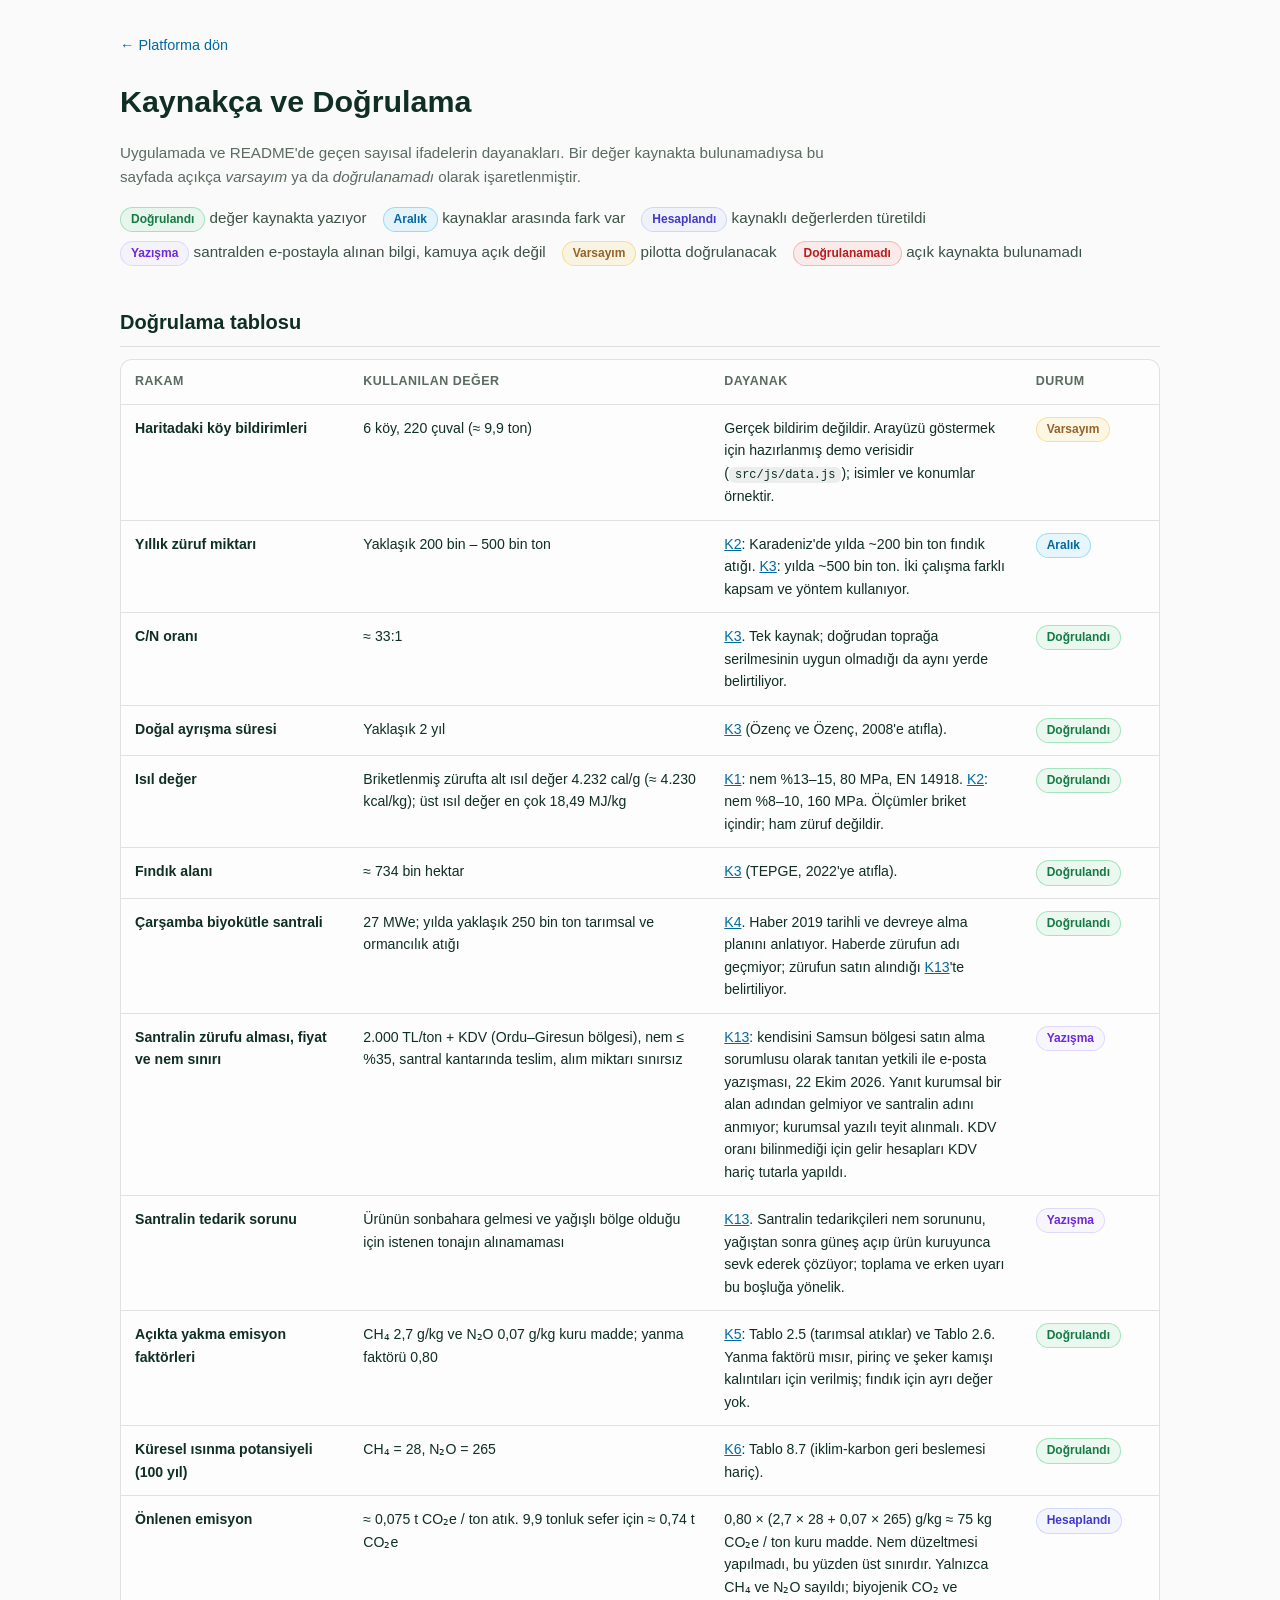
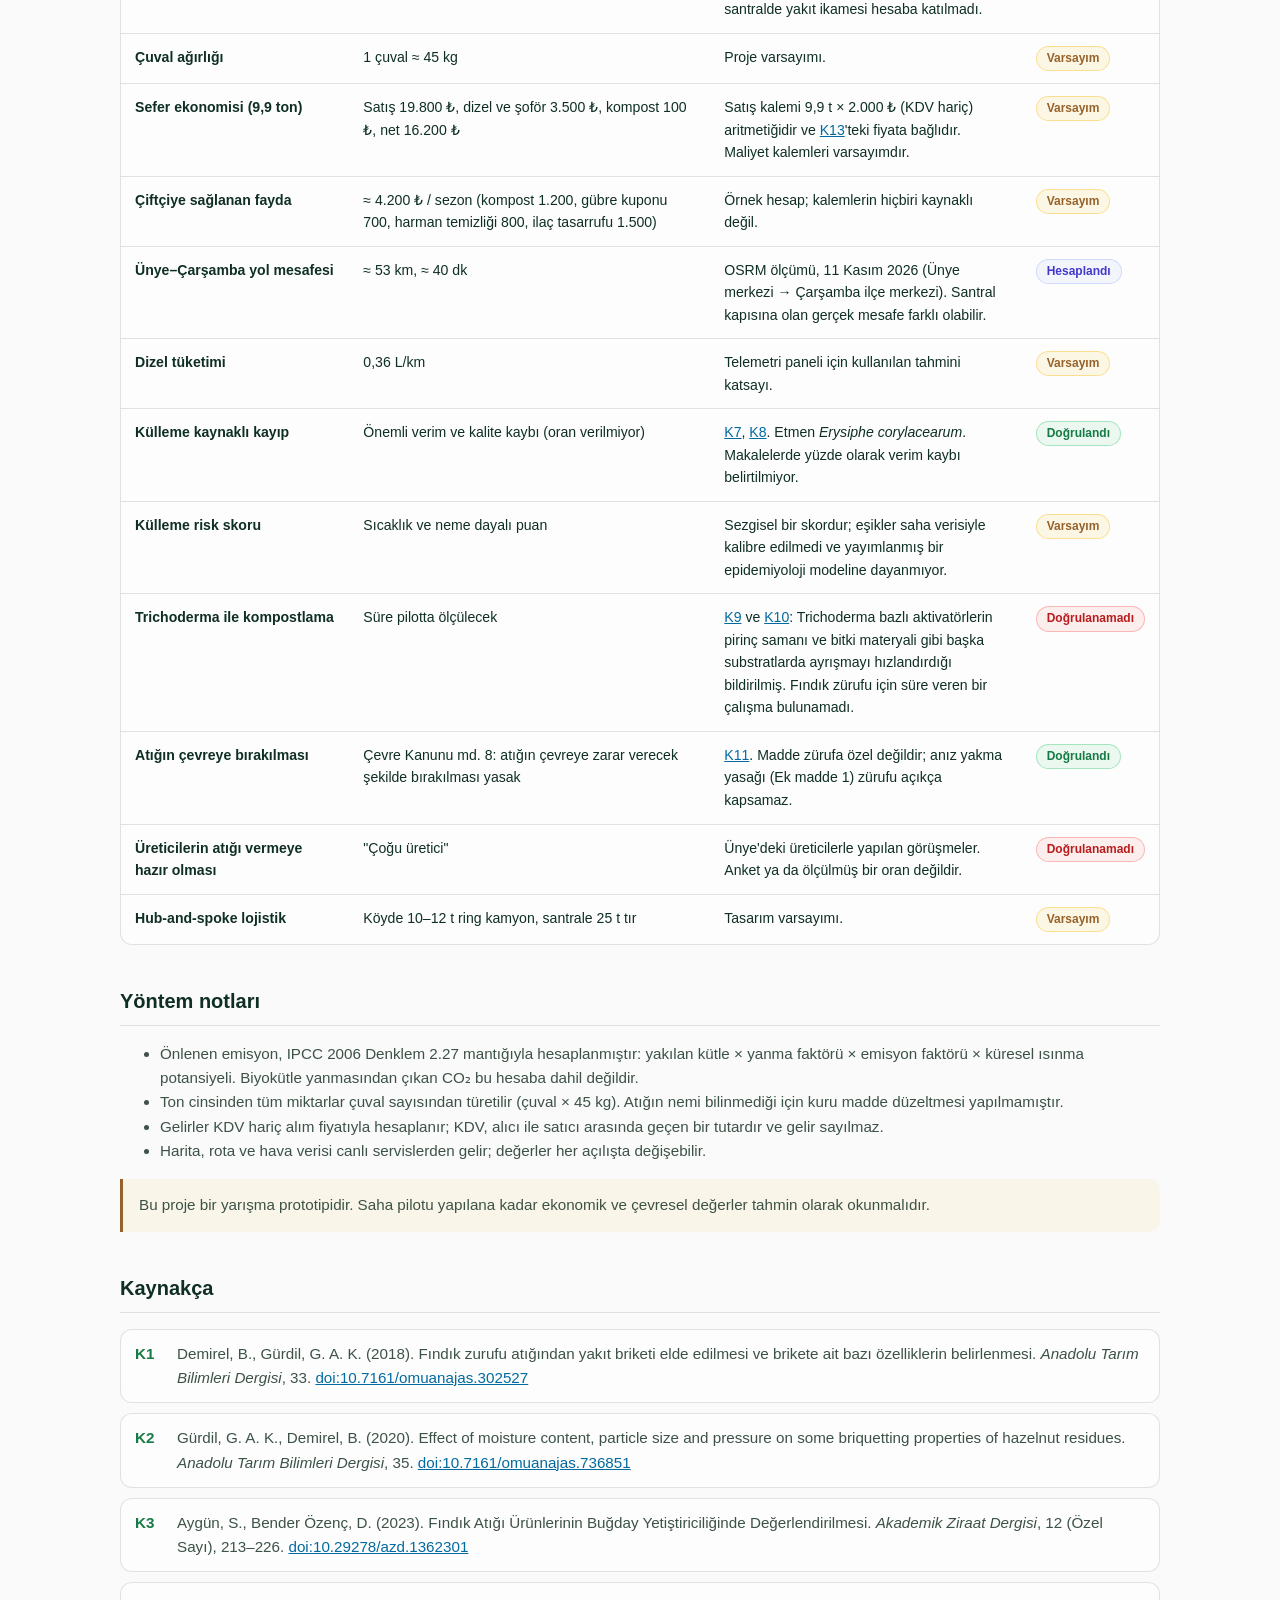
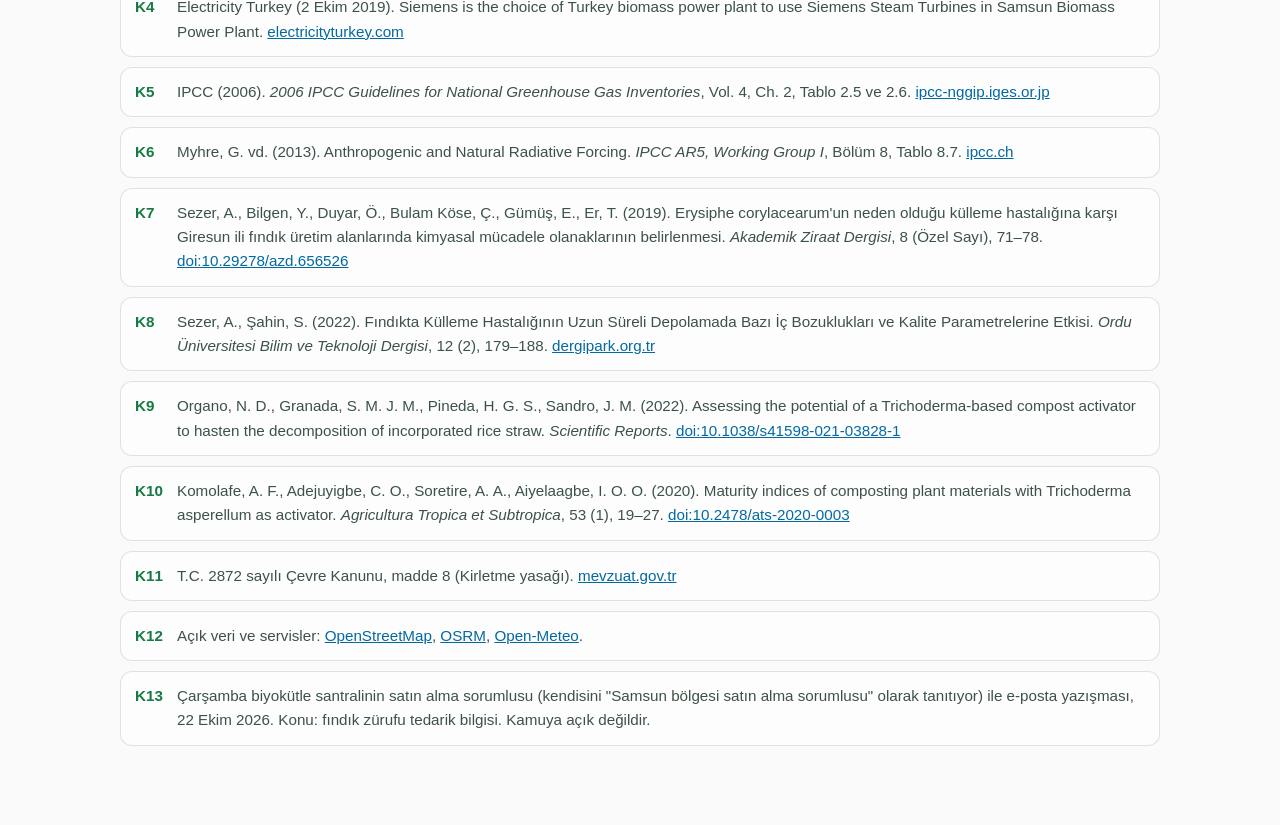
<file: src/kaynakca.html>
<!DOCTYPE html>
<html lang="tr">
<head>
    <meta charset="UTF-8">
    <meta name="viewport" content="width=device-width, initial-scale=1.0">
    <title>Kaynakça ve Doğrulama | Gleanly</title>
    <link rel="icon" type="image/png" href="assets/favicon.png">
    <link rel="apple-touch-icon" href="assets/apple-touch-icon.png">
    <style>
        :root {
            --bg: #F9FAF9;
            --card: #FCFDFC;
            --line: rgba(15, 46, 36, 0.12);
            --text: #0F2E24;
            --muted: #5B6B61;
            --green: #167A45;
            --amber: #96622B;
            --blue: #0369A1;
            --red: #B91C1C;
        }
        * { box-sizing: border-box; }
        body {
            margin: 0;
            background: var(--bg);
            color: var(--text);
            font-family: 'Inter', -apple-system, BlinkMacSystemFont, 'Segoe UI', Roboto, sans-serif;
            line-height: 1.6;
        }
        main { max-width: 1080px; margin: 0 auto; padding: 32px 20px 64px; }
        a { color: var(--blue); }
        .back { display: inline-block; margin-bottom: 20px; font-size: 0.9rem; text-decoration: none; }
        h1 { font-size: 1.9rem; margin: 0 0 8px; }
        h2 { font-size: 1.25rem; margin: 40px 0 12px; padding-bottom: 8px; border-bottom: 1px solid var(--line); }
        p, li { color: #3D5247; font-size: 0.95rem; }
        .lead { color: var(--muted); max-width: 760px; }
        .legend { display: flex; flex-wrap: wrap; gap: 8px 16px; margin: 16px 0 0; padding: 0; list-style: none; font-size: 0.85rem; }
        .table-wrap { overflow-x: auto; border: 1px solid var(--line); border-radius: 12px; background: var(--card); }
        table { width: 100%; border-collapse: collapse; min-width: 860px; }
        th, td { text-align: left; vertical-align: top; padding: 12px 14px; border-bottom: 1px solid var(--line); font-size: 0.88rem; }
        th { color: var(--muted); font-weight: 600; font-size: 0.78rem; text-transform: uppercase; letter-spacing: 0.04em; }
        tr:last-child td { border-bottom: none; }
        td:first-child { font-weight: 600; width: 22%; }
        td:nth-child(3) { width: 30%; }
        .pill { display: inline-block; padding: 2px 10px; border-radius: 999px; font-size: 0.75rem; font-weight: 700; border: 1px solid; white-space: nowrap; }
        .ok { color: var(--green); border-color: rgba(79, 201, 132, 0.45); background: rgba(79, 201, 132, 0.1); }
        .range { color: var(--blue); border-color: rgba(56, 189, 248, 0.45); background: rgba(56, 189, 248, 0.1); }
        .calc { color: #4338CA; border-color: rgba(165, 180, 252, 0.45); background: rgba(165, 180, 252, 0.1); }
        .assume { color: var(--amber); border-color: rgba(251, 191, 36, 0.45); background: rgba(251, 191, 36, 0.1); }
        .mail { color: #6D28D9; border-color: rgba(196, 181, 253, 0.45); background: rgba(196, 181, 253, 0.1); }
        .no { color: var(--red); border-color: rgba(248, 113, 113, 0.45); background: rgba(248, 113, 113, 0.1); }
        .refs { padding-left: 0; list-style: none; counter-reset: ref; }
        .refs li { position: relative; padding: 12px 14px 12px 56px; margin-bottom: 10px; background: var(--card); border: 1px solid var(--line); border-radius: 12px; }
        .refs li::before { counter-increment: ref; content: "K" counter(ref); position: absolute; left: 14px; top: 12px; font-weight: 700; color: var(--green); }
        .refs li:target { border-color: var(--green); }
        code { background: rgba(15, 46, 36, 0.07); padding: 1px 6px; border-radius: 6px; font-size: 0.85em; }
        .note { padding: 14px 16px; border-left: 3px solid var(--amber); background: rgba(251, 191, 36, 0.07); border-radius: 0 10px 10px 0; }
    </style>
</head>
<body>
<main>
    <a class="back" href="index.html">&larr; Platforma dön</a>
    <h1>Kaynakça ve Doğrulama</h1>
    <p class="lead">Uygulamada ve README'de geçen sayısal ifadelerin dayanakları. Bir değer kaynakta bulunamadıysa bu sayfada açıkça <em>varsayım</em> ya da <em>doğrulanamadı</em> olarak işaretlenmiştir.</p>

    <ul class="legend">
        <li><span class="pill ok">Doğrulandı</span> değer kaynakta yazıyor</li>
        <li><span class="pill range">Aralık</span> kaynaklar arasında fark var</li>
        <li><span class="pill calc">Hesaplandı</span> kaynaklı değerlerden türetildi</li>
        <li><span class="pill mail">Yazışma</span> santralden e-postayla alınan bilgi, kamuya açık değil</li>
        <li><span class="pill assume">Varsayım</span> pilotta doğrulanacak</li>
        <li><span class="pill no">Doğrulanamadı</span> açık kaynakta bulunamadı</li>
    </ul>

    <h2>Doğrulama tablosu</h2>
    <div class="table-wrap">
        <table>
            <thead>
                <tr><th>Rakam</th><th>Kullanılan değer</th><th>Dayanak</th><th>Durum</th></tr>
            </thead>
            <tbody>
                <tr id="d-demo">
                    <td>Haritadaki köy bildirimleri</td>
                    <td>6 köy, 220 çuval (≈ 9,9 ton)</td>
                    <td>Gerçek bildirim değildir. Arayüzü göstermek için hazırlanmış demo verisidir (<code>src/js/data.js</code>); isimler ve konumlar örnektir.</td>
                    <td><span class="pill assume">Varsayım</span></td>
                </tr>
                <tr id="d-miktar">
                    <td>Yıllık züruf miktarı</td>
                    <td>Yaklaşık 200 bin – 500 bin ton</td>
                    <td><a href="#k2">K2</a>: Karadeniz'de yılda ~200 bin ton fındık atığı. <a href="#k3">K3</a>: yılda ~500 bin ton. İki çalışma farklı kapsam ve yöntem kullanıyor.</td>
                    <td><span class="pill range">Aralık</span></td>
                </tr>
                <tr id="d-cn">
                    <td>C/N oranı</td>
                    <td>≈ 33:1</td>
                    <td><a href="#k3">K3</a>. Tek kaynak; doğrudan toprağa serilmesinin uygun olmadığı da aynı yerde belirtiliyor.</td>
                    <td><span class="pill ok">Doğrulandı</span></td>
                </tr>
                <tr>
                    <td>Doğal ayrışma süresi</td>
                    <td>Yaklaşık 2 yıl</td>
                    <td><a href="#k3">K3</a> (Özenç ve Özenç, 2008'e atıfla).</td>
                    <td><span class="pill ok">Doğrulandı</span></td>
                </tr>
                <tr id="d-isil">
                    <td>Isıl değer</td>
                    <td>Briketlenmiş zürufta alt ısıl değer 4.232 cal/g (≈ 4.230 kcal/kg); üst ısıl değer en çok 18,49 MJ/kg</td>
                    <td><a href="#k1">K1</a>: nem %13–15, 80 MPa, EN 14918. <a href="#k2">K2</a>: nem %8–10, 160 MPa. Ölçümler briket içindir; ham züruf değildir.</td>
                    <td><span class="pill ok">Doğrulandı</span></td>
                </tr>
                <tr>
                    <td>Fındık alanı</td>
                    <td>≈ 734 bin hektar</td>
                    <td><a href="#k3">K3</a> (TEPGE, 2022'ye atıfla).</td>
                    <td><span class="pill ok">Doğrulandı</span></td>
                </tr>
                <tr id="d-santral">
                    <td>Çarşamba biyokütle santrali</td>
                    <td>27 MWe; yılda yaklaşık 250 bin ton tarımsal ve ormancılık atığı</td>
                    <td><a href="#k4">K4</a>. Haber 2019 tarihli ve devreye alma planını anlatıyor. Haberde zürufun adı geçmiyor; zürufun satın alındığı <a href="#k13">K13</a>'te belirtiliyor.</td>
                    <td><span class="pill ok">Doğrulandı</span></td>
                </tr>
                <tr id="d-fiyat">
                    <td>Santralin zürufu alması, fiyat ve nem sınırı</td>
                    <td>2.000 TL/ton + KDV (Ordu–Giresun bölgesi), nem ≤ %35, santral kantarında teslim, alım miktarı sınırsız</td>
                    <td><a href="#k13">K13</a>: kendisini Samsun bölgesi satın alma sorumlusu olarak tanıtan yetkili ile e-posta yazışması, 22 Ekim 2026. Yanıt kurumsal bir alan adından gelmiyor ve santralin adını anmıyor; kurumsal yazılı teyit alınmalı. KDV oranı bilinmediği için gelir hesapları KDV hariç tutarla yapıldı.</td>
                    <td><span class="pill mail">Yazışma</span></td>
                </tr>
                <tr id="d-tedarik">
                    <td>Santralin tedarik sorunu</td>
                    <td>Ürünün sonbahara gelmesi ve yağışlı bölge olduğu için istenen tonajın alınamaması</td>
                    <td><a href="#k13">K13</a>. Santralin tedarikçileri nem sorununu, yağıştan sonra güneş açıp ürün kuruyunca sevk ederek çözüyor; toplama ve erken uyarı bu boşluğa yönelik.</td>
                    <td><span class="pill mail">Yazışma</span></td>
                </tr>
                <tr id="d-emisyon">
                    <td>Açıkta yakma emisyon faktörleri</td>
                    <td>CH₄ 2,7 g/kg ve N₂O 0,07 g/kg kuru madde; yanma faktörü 0,80</td>
                    <td><a href="#k5">K5</a>: Tablo 2.5 (tarımsal atıklar) ve Tablo 2.6. Yanma faktörü mısır, pirinç ve şeker kamışı kalıntıları için verilmiş; fındık için ayrı değer yok.</td>
                    <td><span class="pill ok">Doğrulandı</span></td>
                </tr>
                <tr>
                    <td>Küresel ısınma potansiyeli (100 yıl)</td>
                    <td>CH₄ = 28, N₂O = 265</td>
                    <td><a href="#k6">K6</a>: Tablo 8.7 (iklim-karbon geri beslemesi hariç).</td>
                    <td><span class="pill ok">Doğrulandı</span></td>
                </tr>
                <tr id="d-co2">
                    <td>Önlenen emisyon</td>
                    <td>≈ 0,075 t CO₂e / ton atık. 9,9 tonluk sefer için ≈ 0,74 t CO₂e</td>
                    <td>0,80 × (2,7 × 28 + 0,07 × 265) g/kg ≈ 75 kg CO₂e / ton kuru madde. Nem düzeltmesi yapılmadı, bu yüzden üst sınırdır. Yalnızca CH₄ ve N₂O sayıldı; biyojenik CO₂ ve santralde yakıt ikamesi hesaba katılmadı.</td>
                    <td><span class="pill calc">Hesaplandı</span></td>
                </tr>
                <tr>
                    <td>Çuval ağırlığı</td>
                    <td>1 çuval ≈ 45 kg</td>
                    <td>Proje varsayımı.</td>
                    <td><span class="pill assume">Varsayım</span></td>
                </tr>
                <tr id="d-ekonomi">
                    <td>Sefer ekonomisi (9,9 ton)</td>
                    <td>Satış 19.800 ₺, dizel ve şoför 3.500 ₺, kompost 100 ₺, net 16.200 ₺</td>
                    <td>Satış kalemi 9,9 t × 2.000 ₺ (KDV hariç) aritmetiğidir ve <a href="#k13">K13</a>'teki fiyata bağlıdır. Maliyet kalemleri varsayımdır.</td>
                    <td><span class="pill assume">Varsayım</span></td>
                </tr>
                <tr>
                    <td>Çiftçiye sağlanan fayda</td>
                    <td>≈ 4.200 ₺ / sezon (kompost 1.200, gübre kuponu 700, harman temizliği 800, ilaç tasarrufu 1.500)</td>
                    <td>Örnek hesap; kalemlerin hiçbiri kaynaklı değil.</td>
                    <td><span class="pill assume">Varsayım</span></td>
                </tr>
                <tr id="d-mesafe">
                    <td>Ünye–Çarşamba yol mesafesi</td>
                    <td>≈ 53 km, ≈ 40 dk</td>
                    <td>OSRM ölçümü, 11 Kasım 2026 (Ünye merkezi → Çarşamba ilçe merkezi). Santral kapısına olan gerçek mesafe farklı olabilir.</td>
                    <td><span class="pill calc">Hesaplandı</span></td>
                </tr>
                <tr>
                    <td>Dizel tüketimi</td>
                    <td>0,36 L/km</td>
                    <td>Telemetri paneli için kullanılan tahmini katsayı.</td>
                    <td><span class="pill assume">Varsayım</span></td>
                </tr>
                <tr id="d-kulleme">
                    <td>Külleme kaynaklı kayıp</td>
                    <td>Önemli verim ve kalite kaybı (oran verilmiyor)</td>
                    <td><a href="#k7">K7</a>, <a href="#k8">K8</a>. Etmen <i>Erysiphe corylacearum</i>. Makalelerde yüzde olarak verim kaybı belirtilmiyor.</td>
                    <td><span class="pill ok">Doğrulandı</span></td>
                </tr>
                <tr>
                    <td>Külleme risk skoru</td>
                    <td>Sıcaklık ve neme dayalı puan</td>
                    <td>Sezgisel bir skordur; eşikler saha verisiyle kalibre edilmedi ve yayımlanmış bir epidemiyoloji modeline dayanmıyor.</td>
                    <td><span class="pill assume">Varsayım</span></td>
                </tr>
                <tr id="d-trichoderma">
                    <td>Trichoderma ile kompostlama</td>
                    <td>Süre pilotta ölçülecek</td>
                    <td><a href="#k9">K9</a> ve <a href="#k10">K10</a>: Trichoderma bazlı aktivatörlerin pirinç samanı ve bitki materyali gibi başka substratlarda ayrışmayı hızlandırdığı bildirilmiş. Fındık zürufu için süre veren bir çalışma bulunamadı.</td>
                    <td><span class="pill no">Doğrulanamadı</span></td>
                </tr>
                <tr>
                    <td>Atığın çevreye bırakılması</td>
                    <td>Çevre Kanunu md. 8: atığın çevreye zarar verecek şekilde bırakılması yasak</td>
                    <td><a href="#k11">K11</a>. Madde zürufa özel değildir; anız yakma yasağı (Ek madde 1) zürufu açıkça kapsamaz.</td>
                    <td><span class="pill ok">Doğrulandı</span></td>
                </tr>
                <tr>
                    <td>Üreticilerin atığı vermeye hazır olması</td>
                    <td>"Çoğu üretici"</td>
                    <td>Ünye'deki üreticilerle yapılan görüşmeler. Anket ya da ölçülmüş bir oran değildir.</td>
                    <td><span class="pill no">Doğrulanamadı</span></td>
                </tr>
                <tr>
                    <td>Hub-and-spoke lojistik</td>
                    <td>Köyde 10–12 t ring kamyon, santrale 25 t tır</td>
                    <td>Tasarım varsayımı.</td>
                    <td><span class="pill assume">Varsayım</span></td>
                </tr>
            </tbody>
        </table>
    </div>

    <h2>Yöntem notları</h2>
    <ul>
        <li>Önlenen emisyon, IPCC 2006 Denklem 2.27 mantığıyla hesaplanmıştır: yakılan kütle × yanma faktörü × emisyon faktörü × küresel ısınma potansiyeli. Biyokütle yanmasından çıkan CO₂ bu hesaba dahil değildir.</li>
        <li>Ton cinsinden tüm miktarlar çuval sayısından türetilir (çuval × 45 kg). Atığın nemi bilinmediği için kuru madde düzeltmesi yapılmamıştır.</li>
        <li>Gelirler KDV hariç alım fiyatıyla hesaplanır; KDV, alıcı ile satıcı arasında geçen bir tutardır ve gelir sayılmaz.</li>
        <li>Harita, rota ve hava verisi canlı servislerden gelir; değerler her açılışta değişebilir.</li>
    </ul>

    <p class="note">Bu proje bir yarışma prototipidir. Saha pilotu yapılana kadar ekonomik ve çevresel değerler tahmin olarak okunmalıdır.</p>

    <h2>Kaynakça</h2>
    <ol class="refs">
        <li id="k1">Demirel, B., Gürdil, G. A. K. (2018). Fındık zurufu atığından yakıt briketi elde edilmesi ve brikete ait bazı özelliklerin belirlenmesi. <i>Anadolu Tarım Bilimleri Dergisi</i>, 33. <a href="https://doi.org/10.7161/omuanajas.302527" target="_blank" rel="noopener noreferrer">doi:10.7161/omuanajas.302527</a></li>
        <li id="k2">Gürdil, G. A. K., Demirel, B. (2020). Effect of moisture content, particle size and pressure on some briquetting properties of hazelnut residues. <i>Anadolu Tarım Bilimleri Dergisi</i>, 35. <a href="https://doi.org/10.7161/omuanajas.736851" target="_blank" rel="noopener noreferrer">doi:10.7161/omuanajas.736851</a></li>
        <li id="k3">Aygün, S., Bender Özenç, D. (2023). Fındık Atığı Ürünlerinin Buğday Yetiştiriciliğinde Değerlendirilmesi. <i>Akademik Ziraat Dergisi</i>, 12 (Özel Sayı), 213–226. <a href="https://doi.org/10.29278/azd.1362301" target="_blank" rel="noopener noreferrer">doi:10.29278/azd.1362301</a></li>
        <li id="k4">Electricity Turkey (2 Ekim 2019). Siemens is the choice of Turkey biomass power plant to use Siemens Steam Turbines in Samsun Biomass Power Plant. <a href="https://www.electricityturkey.com/haber/samsun-carsamba-biyokutle-enerji-santralinde-siemens-buhar-turbinleri-kullanilecek-turkiyenin-en-buyuk-ikinci-biyokutle-santralnin-preferi-siemens-oldu-21473" target="_blank" rel="noopener noreferrer">electricityturkey.com</a></li>
        <li id="k5">IPCC (2006). <i>2006 IPCC Guidelines for National Greenhouse Gas Inventories</i>, Vol. 4, Ch. 2, Tablo 2.5 ve 2.6. <a href="https://www.ipcc-nggip.iges.or.jp/public/2006gl/vol4.html" target="_blank" rel="noopener noreferrer">ipcc-nggip.iges.or.jp</a></li>
        <li id="k6">Myhre, G. vd. (2013). Anthropogenic and Natural Radiative Forcing. <i>IPCC AR5, Working Group I</i>, Bölüm 8, Tablo 8.7. <a href="https://www.ipcc.ch/report/ar5/wg1/" target="_blank" rel="noopener noreferrer">ipcc.ch</a></li>
        <li id="k7">Sezer, A., Bilgen, Y., Duyar, Ö., Bulam Köse, Ç., Gümüş, E., Er, T. (2019). Erysiphe corylacearum'un neden olduğu külleme hastalığına karşı Giresun ili fındık üretim alanlarında kimyasal mücadele olanaklarının belirlenmesi. <i>Akademik Ziraat Dergisi</i>, 8 (Özel Sayı), 71–78. <a href="https://doi.org/10.29278/azd.656526" target="_blank" rel="noopener noreferrer">doi:10.29278/azd.656526</a></li>
        <li id="k8">Sezer, A., Şahin, S. (2022). Fındıkta Külleme Hastalığının Uzun Süreli Depolamada Bazı İç Bozuklukları ve Kalite Parametrelerine Etkisi. <i>Ordu Üniversitesi Bilim ve Teknoloji Dergisi</i>, 12 (2), 179–188. <a href="https://dergipark.org.tr/en/pub/ordubtd/article/1207968" target="_blank" rel="noopener noreferrer">dergipark.org.tr</a></li>
        <li id="k9">Organo, N. D., Granada, S. M. J. M., Pineda, H. G. S., Sandro, J. M. (2022). Assessing the potential of a Trichoderma-based compost activator to hasten the decomposition of incorporated rice straw. <i>Scientific Reports</i>. <a href="https://doi.org/10.1038/s41598-021-03828-1" target="_blank" rel="noopener noreferrer">doi:10.1038/s41598-021-03828-1</a></li>
        <li id="k10">Komolafe, A. F., Adejuyigbe, C. O., Soretire, A. A., Aiyelaagbe, I. O. O. (2020). Maturity indices of composting plant materials with Trichoderma asperellum as activator. <i>Agricultura Tropica et Subtropica</i>, 53 (1), 19–27. <a href="https://doi.org/10.2478/ats-2020-0003" target="_blank" rel="noopener noreferrer">doi:10.2478/ats-2020-0003</a></li>
        <li id="k11">T.C. 2872 sayılı Çevre Kanunu, madde 8 (Kirletme yasağı). <a href="https://www.mevzuat.gov.tr/mevzuat?MevzuatNo=2872&amp;MevzuatTur=1&amp;MevzuatTertip=5" target="_blank" rel="noopener noreferrer">mevzuat.gov.tr</a></li>
        <li id="k12">Açık veri ve servisler: <a href="https://www.openstreetmap.org/copyright" target="_blank" rel="noopener noreferrer">OpenStreetMap</a>, <a href="https://project-osrm.org/" target="_blank" rel="noopener noreferrer">OSRM</a>, <a href="https://open-meteo.com/" target="_blank" rel="noopener noreferrer">Open-Meteo</a>.</li>
        <li id="k13">Çarşamba biyokütle santralinin satın alma sorumlusu (kendisini "Samsun bölgesi satın alma sorumlusu" olarak tanıtıyor) ile e-posta yazışması, 22 Ekim 2026. Konu: fındık zürufu tedarik bilgisi. Kamuya açık değildir.</li>
    </ol>
</main>
</body>
</html>
</file>
